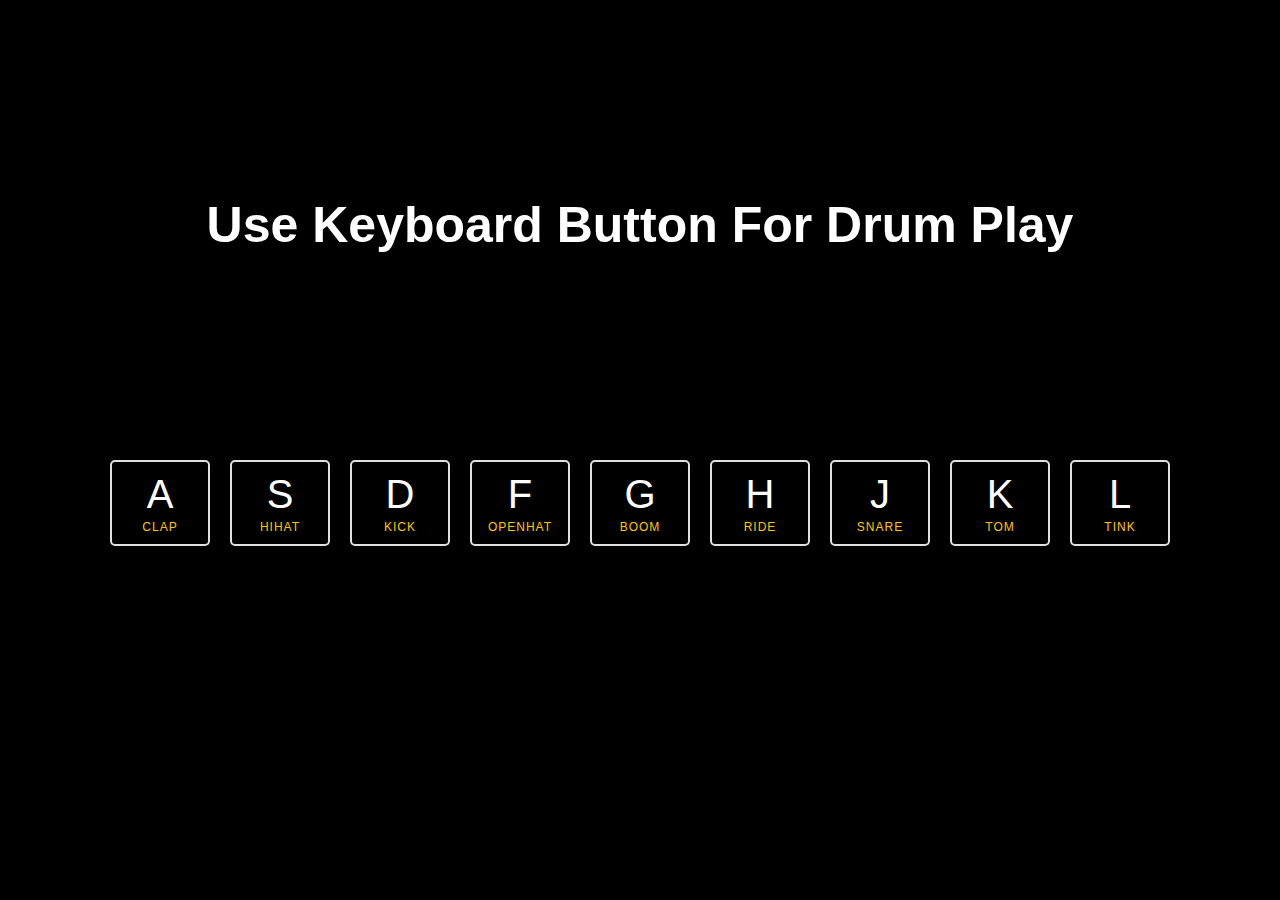
<file: 01 - Drum Kit/index.html>
<!DOCTYPE html>
<html lang="en">
    <head>
        <meta charset="UTF-8" />
        <title>Keyboard Drum</title>
        <link rel="stylesheet" href="style.css" />
    </head>
    <body>
        <header>
            <div class="title">
                <h1>Use Keyboard Button For Drum Play</h1>
            </div>
            <div class="title device-support">
                <h1>Application Not Supports For Mobile & Tablet</h1>
            </div>
        </header>
        <section class="keyboard">
            <div class="keys">
                <div data-key="65" class="key">
                    <kbd>A</kbd>
                    <span class="sound">clap</span>
                </div>
                <div data-key="83" class="key">
                    <kbd>S</kbd>
                    <span class="sound">hihat</span>
                </div>
                <div data-key="68" class="key">
                    <kbd>D</kbd>
                    <span class="sound">kick</span>
                </div>
                <div data-key="70" class="key">
                    <kbd>F</kbd>
                    <span class="sound">openhat</span>
                </div>
                <div data-key="71" class="key">
                    <kbd>G</kbd>
                    <span class="sound">boom</span>
                </div>
                <div data-key="72" class="key">
                    <kbd>H</kbd>
                    <span class="sound">ride</span>
                </div>
                <div data-key="74" class="key">
                    <kbd>J</kbd>
                    <span class="sound">snare</span>
                </div>
                <div data-key="75" class="key">
                    <kbd>K</kbd>
                    <span class="sound">tom</span>
                </div>
                <div data-key="76" class="key">
                    <kbd>L</kbd>
                    <span class="sound">tink</span>
                </div>
            </div>
        </section>
        <section class="audio">
            <audio data-key="65" src="./sounds/clap.wav"></audio>
            <audio data-key="83" src="./sounds/hihat.wav"></audio>
            <audio data-key="68" src="./sounds/kick.wav"></audio>
            <audio data-key="70" src="./sounds/openhat.wav"></audio>
            <audio data-key="71" src="./sounds/boom.wav"></audio>
            <audio data-key="72" src="./sounds/ride.wav"></audio>
            <audio data-key="74" src="./sounds/snare.wav"></audio>
            <audio data-key="75" src="./sounds/tom.wav"></audio>
            <audio data-key="76" src="./sounds/tink.wav"></audio>
        </section>
    </body>
    <script src="drum.js"></script>
</html>
</file>
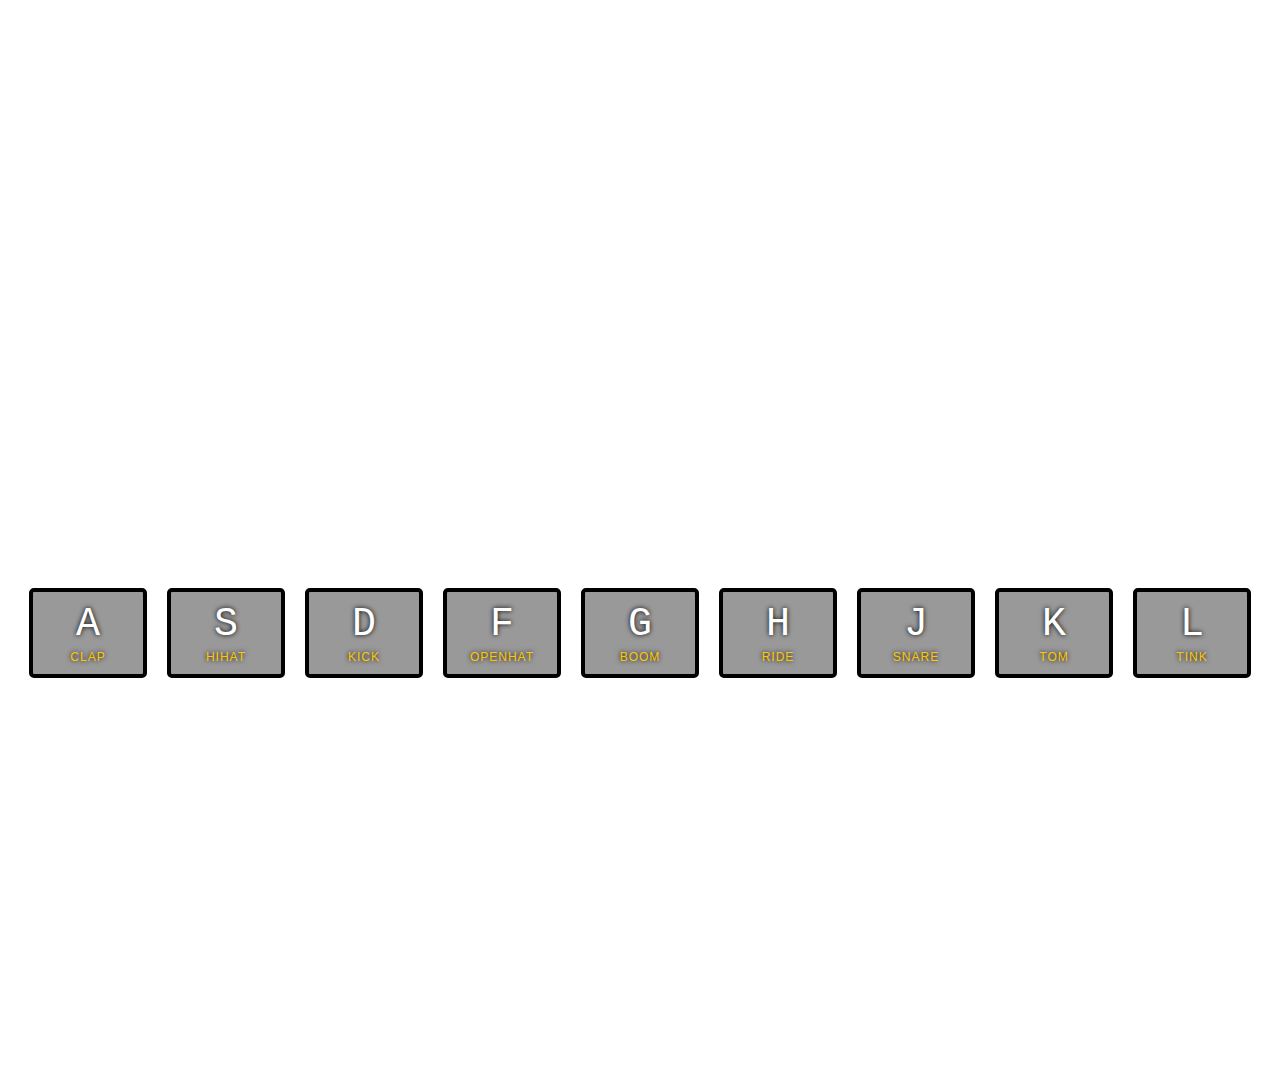
<file: 01- Drum_Kit/index.html>
<!DOCTYPE html>
<html lang="en">
<head>
  <meta charset="UTF-8">
  <title>JS Drum Kit</title>
  <link rel="stylesheet" href="style.css">
</head>
<body>

  <center class="show"><h1>" HIT THE KEYBOARD BUTTON TO PLAY THE DRUM "</h1></center>
  <div class="keys">
    
    <div data-key="65" class="key">
      <kbd>A</kbd>
      <span class="sound">clap</span>
    </div>
    <div data-key="83" class="key">
      <kbd>S</kbd>
      <span class="sound">hihat</span>
    </div>
    <div data-key="68" class="key">
      <kbd>D</kbd>
      <span class="sound">kick</span>
    </div>
    <div data-key="70" class="key">
      <kbd>F</kbd>
      <span class="sound">openhat</span>
    </div>
    <div data-key="71" class="key">
      <kbd>G</kbd>
      <span class="sound">boom</span>
    </div>
    <div data-key="72" class="key">
      <kbd>H</kbd>
      <span class="sound">ride</span>
    </div>
    <div data-key="74" class="key">
      <kbd>J</kbd>
      <span class="sound">snare</span>
    </div>
    <div data-key="75" class="key">
      <kbd>K</kbd>
      <span class="sound">tom</span>
    </div>
    <div data-key="76" class="key">
      <kbd>L</kbd>
      <span class="sound">tink</span>
    </div>
  </div>

  <audio data-key="65" src="sounds/clap.wav"></audio>
  <audio data-key="83" src="sounds/hihat.wav"></audio>
  <audio data-key="68" src="sounds/kick.wav"></audio>
  <audio data-key="70" src="sounds/openhat.wav"></audio>
  <audio data-key="71" src="sounds/boom.wav"></audio>
  <audio data-key="72" src="sounds/ride.wav"></audio>
  <audio data-key="74" src="sounds/snare.wav"></audio>
  <audio data-key="75" src="sounds/tom.wav"></audio>
  <audio data-key="76" src="sounds/tink.wav"></audio>


</body>
<script src="drum.js"></script>
</html>
</file>
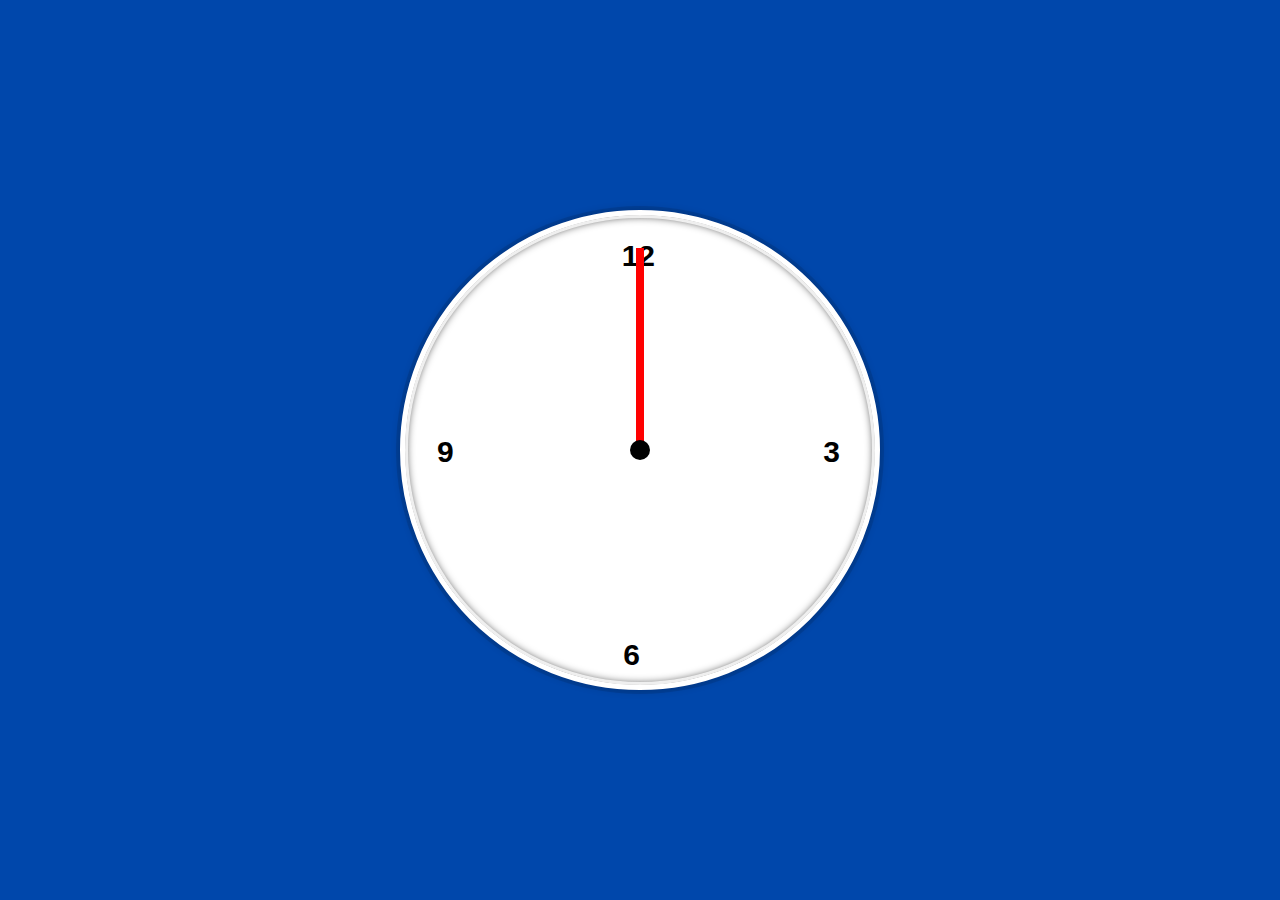
<file: 02 - Analog Clock/index.html>
<!DOCTYPE html>
<html lang="en">
    <head>
        <meta charset="UTF-8" />
        <title>Analog Clock</title>
        <link rel="stylesheet" href="style.css" />
    </head>
    <body>
        <div class="clock">
            <div class="center-point"></div>
            <div class="hour time-12">12</div>
            <div class="hour time-3">3</div>
            <div class="hour time-6">6</div>
            <div class="hour time-9">9</div>
            <div class="clock-face">
                <div class="hand hour-hand"></div>
                <div class="hand min-hand"></div>
                <div class="hand second-hand"></div>
            </div>
        </div>
    </body>
    <script src="clock.js"></script>
</html>
</file>
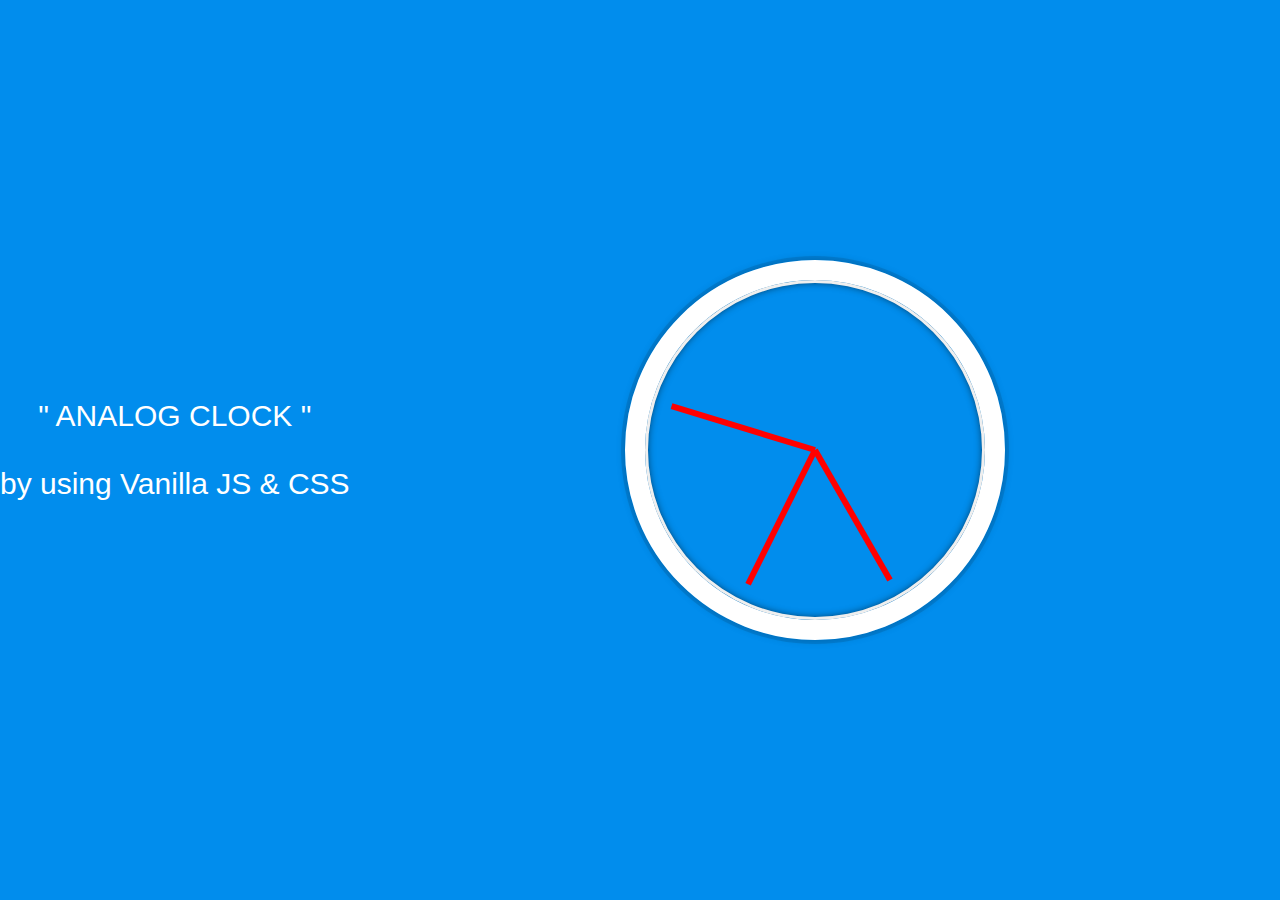
<file: 02 - clock/index.html>
<!DOCTYPE html>
<html lang="en">
<head>
  <meta charset="UTF-8">
  <title>JS + CSS Clock</title>
  <link rel="stylesheet" href="style.css">
</head>
<body>

   <center class="show"><div>" ANALOG CLOCK "<br><br>by using Vanilla JS & CSS</div></center>
    <div class="clock">
      <div class="clock-face">
        <div class="hand hour-hand"></div>
        <div class="hand min-hand"></div>
        <div class="hand second-hand"></div>
      </div>
    </div> 

</body>
<script src="clock.js"></script>
</html>
</file>
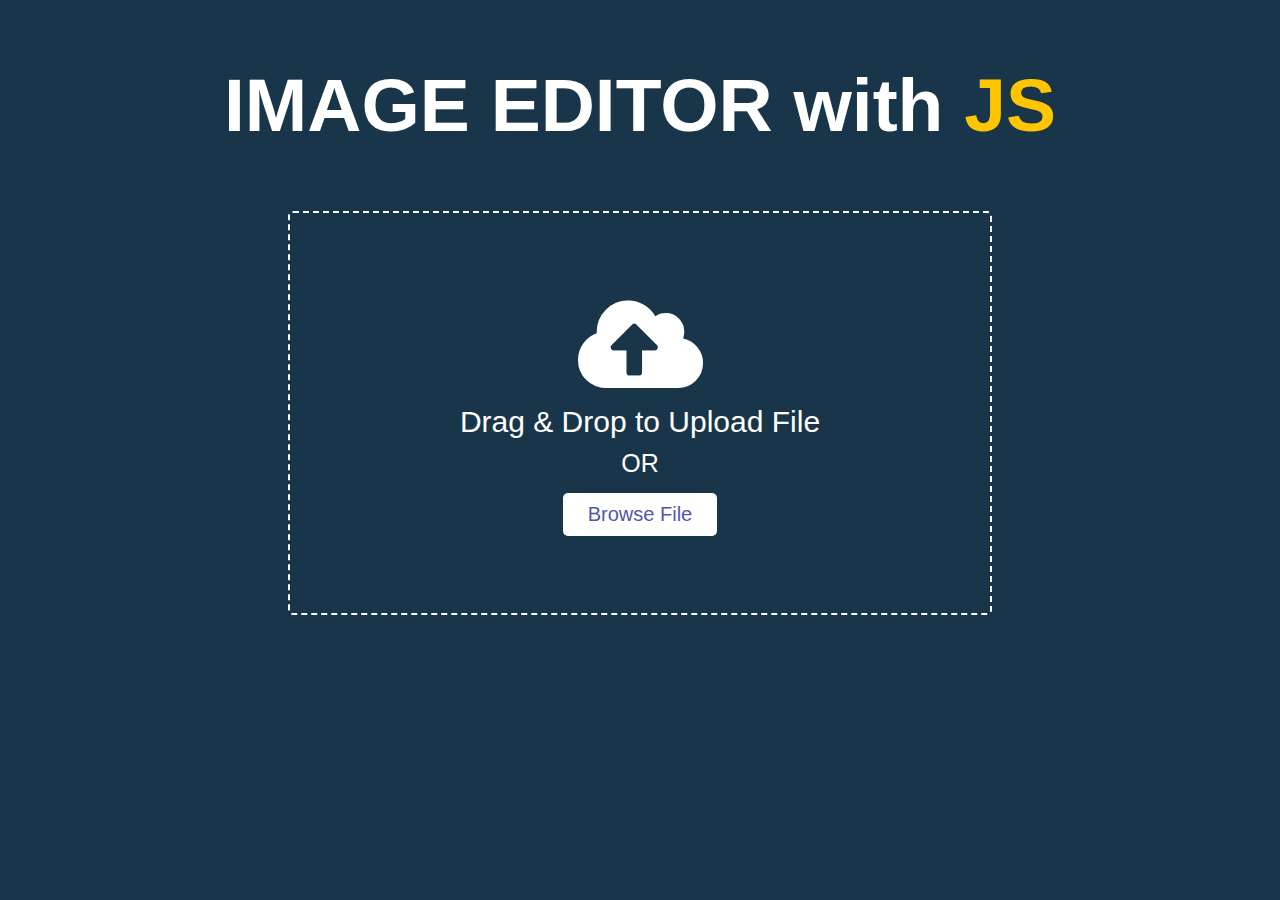
<file: 03 - Image Editor/index.html>
<!DOCTYPE html>
<html lang="en">
    <head>
        <meta charset="UTF-8" />
        <title>Image Editor</title>
        <link rel="stylesheet" href="style.css" />
        <link
            rel="stylesheet"
            href="https://cdnjs.cloudflare.com/ajax/libs/font-awesome/5.15.3/css/all.min.css"
        />
    </head>
    <body>
        <h2>IMAGE EDITOR with <span class="hl">JS</span></h2>

        <div class="controls">
            <label for="spacing">Size:</label>
            <input
                id="spacing"
                type="range"
                name="spacing"
                min="10"
                max="200"
                value="10"
                data-sizing="px"
            />

            <label for="blur">Blur:</label>
            <input
                id="blur"
                type="range"
                name="blur"
                min="0"
                max="25"
                value="10"
                data-sizing="px"
            />

            <label for="base">Change Color</label>
            <input id="base" type="color" name="base" value="#ffc600" />
        </div>

        <div class="drag-area">
            <div class="icon"><i class="fas fa-cloud-upload-alt"></i></div>
            <header>Drag & Drop to Upload File</header>
            <span>OR</span>
            <button id="browse-file">Browse File</button>
            <input id="file-picker" type="file" hidden />
        </div>
    </body>
    <script src="app.js"></script>
</html>
</file>
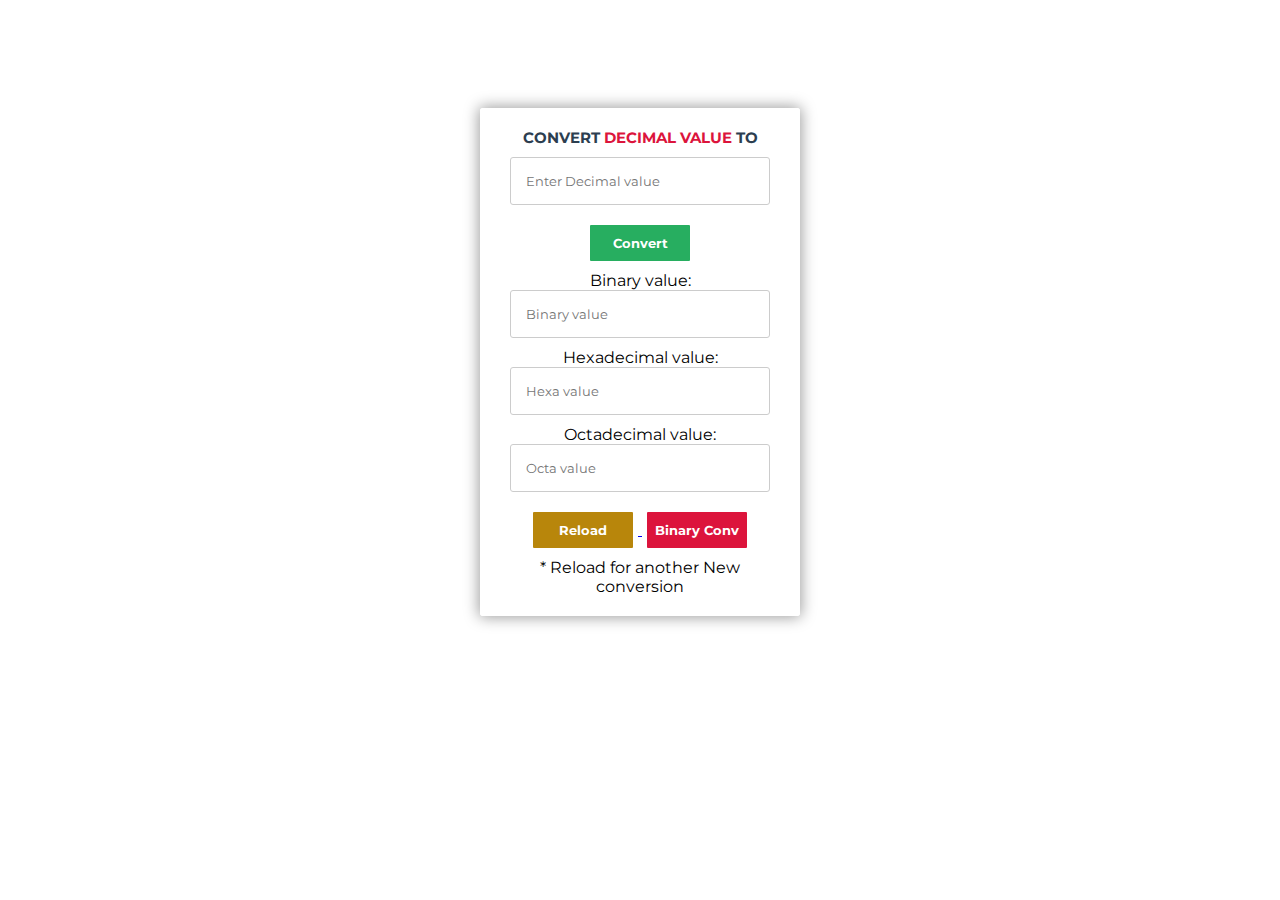
<file: 04 - Number Converter/index.html>
<!DOCTYPE html>
<html lang="en">
<head>
    <meta charset="UTF-8">
    <meta name="viewport" content="width=device-width, initial-scale=1.0">
    <title>Document</title>
    <link rel="stylesheet" href="style.css">
</head>
<body>
   
   <br><center><h1 style="color:white;"> Number Converter using JS</h1></center> 
   
  
 <center><form id="msform">

    <fieldset>

    <h2 class="fs-title" id="title">Convert <span style="color:crimson"> Decimal value</span>  to</h2>
      <input type="text"  id="decval" placeholder="Enter Decimal value" />

      <input type="button"  id="btn" class="next action-button" onclick="myFunction()" value="Convert"/>

      <p id="ntitle">Binary value:</p><input type="text"  id="binval" placeholder="Binary value" readonly />

      
      <p>Hexadecimal value:</p> <input type="text" id="hexval"  placeholder="Hexa value"  readonly />
      <p>Octadecimal value:</p>  <input type="text" id="octval" placeholder="Octa value"  readonly />
      
      <a href="index.html"><input type="button"  class="next action-button"  style="background-color:darkgoldenrod;"   value="Reload">  </a>
     
     
      <input type="button" style="background-color:crimson;" class="next action-button" onclick="myFunction3()" value="Binary Conv" /> 
     <p>* Reload for another New conversion</p>
    </fieldset>
  </form></center>
</body>
<script src="convert.js"></script>
</html>
</file>
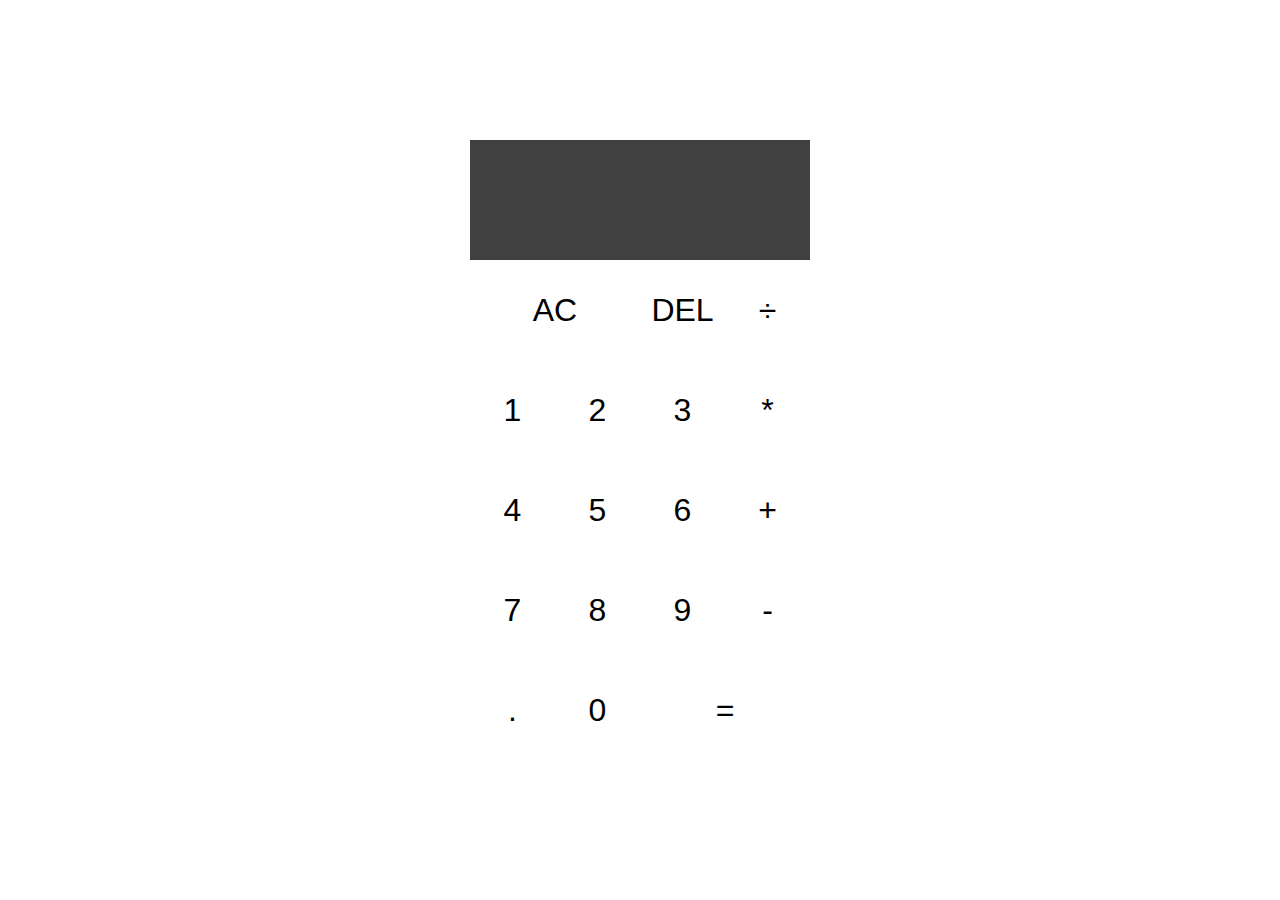
<file: 05 - Calculator/index.html>
<!DOCTYPE html>
<html lang="en">
<head>
  <meta charset="UTF-8">
  <meta name="viewport" content="width=device-width, initial-scale=1.0">
  <meta http-equiv="X-UA-Compatible" content="ie=edge">
  <title>Calculator</title>
  <link  rel="stylesheet" href="style.css">
  <script src="cal.js" defer></script>
</head>
<body>
  <div class="calculator-grid">
    <div class="output">
      <div data-previous-operand class="previous-operand"></div>
      <div data-current-operand class="current-operand"></div>
    </div>
    <button data-all-clear class="span-two">AC</button>
    <button data-delete>DEL</button>
    <button data-operation>÷</button>
    <button data-number>1</button>
    <button data-number>2</button>
    <button data-number>3</button>
    <button data-operation>*</button>
    <button data-number>4</button>
    <button data-number>5</button>
    <button data-number>6</button>
    <button data-operation>+</button>
    <button data-number>7</button>
    <button data-number>8</button>
    <button data-number>9</button>
    <button data-operation>-</button>
    <button data-number>.</button>
    <button data-number>0</button>
    <button data-equals class="span-two">=</button>
  </div>
</body>
</html>
</file>
<file: 01 - Drum Kit/style.css>
*,
*::after,
*::before {
    margin: 0;
    padding: 0;
    box-sizing: border-box;
    font-family: arial, sans-serif;
}
html {
    font-size: 62.5%;
    scroll-behavior: smooth;
}
body {
    width: 100%;
    height: 100vh;
    background-color: black;
}
header {
    width: 100%;
    height: 50vh;
    display: flex;
    align-items: center;
}
kbd {
    display: block;
    font-size: 4rem;
}

.title {
    width: 100%;
    font-size: 2.5rem;
    font-family: sans-serif;
    color: white;
    text-align: center;
}
.keyboard {
    width: 100%;
    height: 50vh;
}
.keys {
    display: flex;
    flex: 1;
    align-items: center;
    justify-content: center;
}

.key {
    border: 0.2rem solid #e0e0e0;
    border-radius: 0.5rem;
    margin: 1rem;
    font-size: 1.5rem;
    padding: 1rem 0.5rem;
    transition: all 0.07s ease;
    width: 10rem;
    text-align: center;
    color: white;
    background: rgba(0, 0, 0, 0.4);
    text-shadow: 0 0 0.5rem black;
}

.key:hover {
    cursor: pointer;
}

.playing {
    transform: scale(1.1);
    border-color: #ffc600;
    box-shadow: 0 0 1rem #ffc600;
}

.sound {
    font-size: 1.2rem;
    text-transform: uppercase;
    letter-spacing: 0.1rem;
    color: #ffc600;
}

.device-support {
    display: none;
}
/* mobile view */
@media screen and (max-width: 990px) {
    body {
        display: grid;
        place-items: center;
    }
    .title {
        display: none;
    }
    .keyboard {
        display: none;
    }
    .device-support {
        display: block;
        font-size: 40px;
        line-height: 120px;
        padding: 10px;
    }
}
</file>
<file: 01- Drum_Kit/style.css>
html {
  font-size: 10px;
  background: url('https://images.wallpaperscraft.com/image/headphones_map_travel_130342_3840x2400.jpg') bottom center;
  background-size: cover;
}

body,html {
  margin: 0;
  padding: 0;
  font-family: sans-serif;
}
.show
{
  font-size: 25px;
  font-family: sans-serif;
  color: white;
}
.keys {
  display: flex;
  flex: 1;
  min-height: 100vh;
  align-items: center;
  justify-content: center;
}

.key {
  border: .4rem solid black;
  border-radius: .5rem;
  margin: 1rem;
  font-size: 1.5rem;
  padding: 1rem .5rem;
  transition: all .07s ease;
  width: 10rem;
  text-align: center;
  color: white;
  background: rgba(0,0,0,0.4);
  text-shadow: 0 0 .5rem black;
}

.playing {
  transform: scale(1.1);
  border-color: #ffc600;
  box-shadow: 0 0 1rem #ffc600;
}

kbd {
  display: block;
  font-size: 4rem;
}

.sound {
  font-size: 1.2rem;
  text-transform: uppercase;
  letter-spacing: .1rem;
  color: #ffc600;
}
</file>
<file: 02 - Analog Clock/style.css>
*,
*::after,
*::before {
    margin: 0;
    padding: 0;
    box-sizing: border-box;
}

body {
    width: 100%;
    min-height: 100vh;
    background-color: #0047ab;
    display: grid;
    place-items: center;
    font-family: sans-serif;
}

.show {
    font-size: 30px;

    color: white;
}

.clock {
    width: 30rem;
    height: 30rem;
    margin: 0 auto;
    padding: 2rem;
    position: relative;
    border: 5px solid white;
    border-radius: 50%;
    background-color: #ffff;
    box-shadow: 0 0 0 4px rgba(0, 0, 0, 0.1), inset 0 0 0 3px #efefef,
        inset 0 0 10px black, 0 0 10px rgba(0, 0, 0, 0.2);
}
.center-point {
    width: 20px;
    height: 20px;
    border-radius: 50%;
    background-color: #000;
    position: absolute;
    top: 50%;
    left: 50%;
    transform: translate(-50%, -50%);
    z-index: 1000;
}
.hour {
    font-size: 30px;
    font-weight: 700;
    color: #000;
    position: absolute;
}

.time-12 {
    top: 5%;
    right: 220px;
}
.time-3 {
    top: 220px;
    right: 35px;
}

.time-6 {
    top: 90%;
    right: 50%;
}
.time-9 {
    top: 220px;
}

.clock-face {
    position: relative;
    width: 100%;
    height: 100%;
    transform: translateY(-3px);
}

.hand {
    width: 50%;
    height: 8px;
    position: absolute;
    top: 50%;
    transform-origin: 100%;
    transform: rotate(90deg);
    transition: all 0.05s;
    transition-timing-function: cubic-bezier(0.1, 2.7, 0.58, 1);
}
.hour-hand {
    background: #000;
}
.min-hand {
    background-color: #0047ab;
}
.second-hand {
    background-color: red;
}
</file>
<file: 02 - clock/style.css>
html {
    background: #018DED url(https://images.unsplash.com/photo-1512034705137-dc51c5ed36f4?ixlib=rb-1.2.1&ixid=eyJhcHBfaWQiOjEyMDd9&auto=format&fit=crop&w=1042&q=80);
    background-size: cover;
    font-family: 'helvetica neue';
    text-align: center;
    font-size: 10px;
  }

  body {
    margin: 0;
    font-size: 2rem;
    display: flex;
    flex: 1;
    min-height: 100vh;
    align-items: center;
  }

  .show
{
  font-size:30px;
  font-family: sans-serif;
  color: white;
}

  .clock {
    width: 30rem;
    height: 30rem;
    border: 20px solid white;
    border-radius: 50%;
    margin: 50px auto;
    position: relative;
    padding: 2rem;
    box-shadow:
      0 0 0 4px rgba(0,0,0,0.1),
      inset 0 0 0 3px #EFEFEF,
      inset 0 0 10px black,
      0 0 10px rgba(0,0,0,0.2);
  }

  .clock-face {
    position: relative;
    width: 100%;
    height: 100%;
    transform: translateY(-3px); /* account for the height of the clock hands */
  }
 
  .hand {
    width: 50%;
    height: 6px;
    background: red;
    position: absolute;
    top: 50%;
    transform-origin: 100%;
    transform: rotate(90deg);
    transition: all 0.05s;
    transition-timing-function: cubic-bezier(0.1, 2.7, 0.58, 1);
     
  }
</file>
<file: 03 - Image Editor/style.css>
/*
      misc styles, nothing to do with CSS variables
    */
:root {
    --base: #ffc600;
    --spacing: 30px;
    --blur: 10px;
}

img {
    padding: var(--spacing);
    background: var(--base);
    filter: var(--blur);
}
.hl {
    color: var(--base);
}

body {
    text-align: center;
    background: #193549;
    color: white;
    font-family: "helvetica neue", sans-serif;
    font-weight: 100;
    font-size: 50px;
}

.controls {
    margin-bottom: 50px;
    display: none;
}

input {
    width: 100px;
}

.drag-area {
    border: 2px dashed #fff;
    height: 400px;
    width: 700px;
    margin: 0 auto;
    border-radius: 5px;
    display: flex;
    align-items: center;
    justify-content: center;
    flex-direction: column;
}
.drag-area.active {
    border: 2px solid #fff;
}
.drag-area .icon {
    font-size: 100px;
    color: #fff;
}
.drag-area header {
    font-size: 30px;
    font-weight: 500;
    color: #fff;
}
.drag-area span {
    font-size: 25px;
    font-weight: 500;
    color: #fff;
    margin: 10px 0 15px 0;
}
.drag-area button {
    padding: 10px 25px;
    font-size: 20px;
    font-weight: 500;
    border: none;
    outline: none;
    background: #fff;
    color: #5256ad;
    border-radius: 5px;
    cursor: pointer;
}
.drag-area img {
    height: 100%;
    width: 100%;
    object-fit: cover;
    border-radius: 5px;
}
</file>
<file: 05 - Calculator/style.css>
body {
	padding: 0;
	margin: 0;
	/*background: linear-gradient(to right, #00AAFF, #00FF6C);*/
	background-image: url('https://cdn.pixabay.com/photo/2014/07/06/13/55/calculator-385506_1280.jpg');
  }
  
  .calculator-grid {
	display: grid;
	justify-content: center;
	align-content: center;
	min-height: 100vh;
	grid-template-columns: repeat(4, 85px);
	grid-template-rows: minmax(120px, auto) repeat(5, 100px);
	
  }
  
  .calculator-grid > button {
	cursor: pointer;
	font-size: 2rem;
	border: 1px solid white;
	outline: none;
	background-color: rgba(255, 255, 255, .75);
  }
  
  .calculator-grid > button:hover {
	background-color: rgba(255, 255, 255, .9);
  }
  
  .span-two {
	grid-column: span 2;
	
  }
  
  .output {
	grid-column: 1 / -1;
	background-color: rgba(0, 0, 0, .75);
	display: flex;
	align-items: flex-end;
	justify-content: space-around;
	flex-direction: column;
	padding: 10px;
	word-wrap: break-word;
	word-break: break-all;
  }
  
  .output .previous-operand {
	color: rgba(255, 255, 255, .75);
	font-size: 1.5rem;
  }
  
  .output .current-operand {
	color: white;
	font-size: 2.5rem;
  }
</file>
<file: 04 - Number Converter/style.css>
/*custom font*/
@import url(https://fonts.googleapis.com/css?family=Montserrat);

/*basic reset*/
* {margin: 0; padding: 0;}

html {
	height: 100%;
	/*Image only BG fallback*/
	
	/*background = gradient + image pattern combo*/
	/*background: 
		linear-gradient(rgba(196, 102, 0, 0.6), rgba(155, 89, 182, 0.6));*/
		background: url('https://images.unsplash.com/photo-1534972195531-d756b9bfa9f2?ixlib=rb-1.2.1&ixid=eyJhcHBfaWQiOjEyMDd9&auto=format&fit=crop&w=1050&q=80') bottom center;
		background-size: cover;
}

body {
	font-family: montserrat, arial, verdana;
}
/*form styles*/
#msform {
	width: 400px;
	margin: 50px auto;
	text-align: center;
	position: relative;
}
#msform fieldset {
	background: white;
	border: 0 none;
	border-radius: 3px;
	box-shadow: 0 0 15px 1px rgba(0, 0, 0, 0.4);
	padding: 20px 30px;
	box-sizing: border-box;
	width: 80%;
	margin: 0 10%;
	
	/*stacking fieldsets above each other*/
	position: relative;
}
/*Hide all except first fieldset*/
#msform fieldset:not(:first-of-type) {
	display: none;
}
/*inputs*/
#msform input, #msform textarea {
	padding: 15px;
	border: 1px solid #ccc;
	border-radius: 3px;
	margin-bottom: 10px;
	width: 100%;
	box-sizing: border-box;
	font-family: montserrat;
	color: #2C3E50;
	font-size: 13px;
}
/*buttons*/
#msform .action-button {
	width: 100px;
	background: #27AE60;
	font-weight: bold;
	color: white;
	border: 0 none;
	border-radius: 1px;
	cursor: pointer;
	padding: 10px 5px;
	margin: 10px 5px;
}
#msform .action-button:hover, #msform .action-button:focus {
	box-shadow: 0 0 0 2px white, 0 0 0 3px #27AE60;
}
/*headings*/
.fs-title {
	font-size: 15px;
	text-transform: uppercase;
	color: #2C3E50;
	margin-bottom: 10px;
}
.fs-subtitle {
	font-weight: normal;
	font-size: 13px;
	color: #666;
	margin-bottom: 20px;
}
.show
{
  font-size: 25px;
  font-family: sans-serif;
  color: white;
}

.button {
    background-color: #4CAF50; /* Green */
    border: none;
    color: white;
    padding: 15px 32px;
    text-align: center;
    text-decoration: none;
    display: inline-block;
    font-size: 16px;
    margin: 4px 2px;
    cursor: pointer;
  }


.button3 {background-color: #f44336;} /* Red */ 
.button4 {background-color: #e7e7e7; color: black;} /* Gray */
</file>
